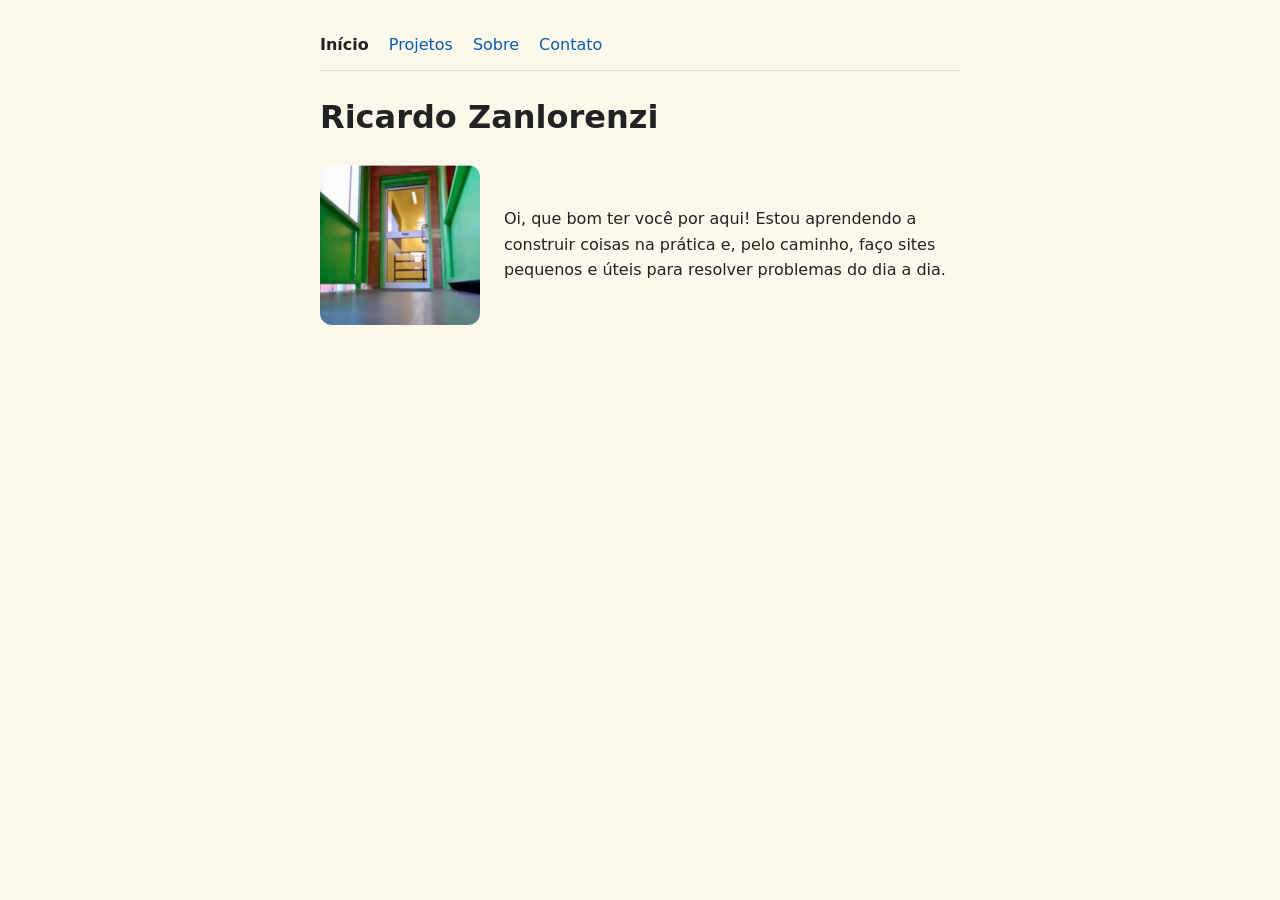
<file: index.html>
<!DOCTYPE html>
<html lang="pt-BR">
<head>
  <meta charset="UTF-8">
  <meta name="viewport" content="width=device-width, initial-scale=1.0">
  <title>Início — Ricardo Zanlorenzi</title>
  <link rel="stylesheet" href="style.css">
  <style>
    /* Estilos usados só nesta página: foto ao lado da apresentação */
    .apresentacao {
      display: flex;
      align-items: center;
      gap: 24px;
    }
    .apresentacao img {
      width: 160px;
      height: 160px;
      object-fit: cover; /* corta a foto num quadrado sem deformar */
      border-radius: 12px;
      flex-shrink: 0;
    }
    .apresentacao p {
      margin: 0;
    }
    /* Em telas estreitas (celular), a foto fica em cima do texto */
    @media (max-width: 480px) {
      .apresentacao {
        flex-direction: column;
        align-items: flex-start;
      }
    }
  </style>
</head>
<body>
  <nav class="menu">
    <a href="index.html" aria-current="page">Início</a>
    <a href="projects.html">Projetos</a>
    <a href="sobre.html">Sobre</a>
    <a href="contato.html">Contato</a>
  </nav>

  <h1>Ricardo Zanlorenzi</h1>
  <div class="apresentacao">
    <img src="photo.jpg" alt="Corredor com paredes verdes e uma porta de vidro ao fundo" width="160" height="160">
    <p>Oi, que bom ter você por aqui! Estou aprendendo a construir coisas na prática e, pelo caminho, faço sites pequenos e úteis para resolver problemas do dia a dia.</p>
  </div>
</body>
</html>
</file>
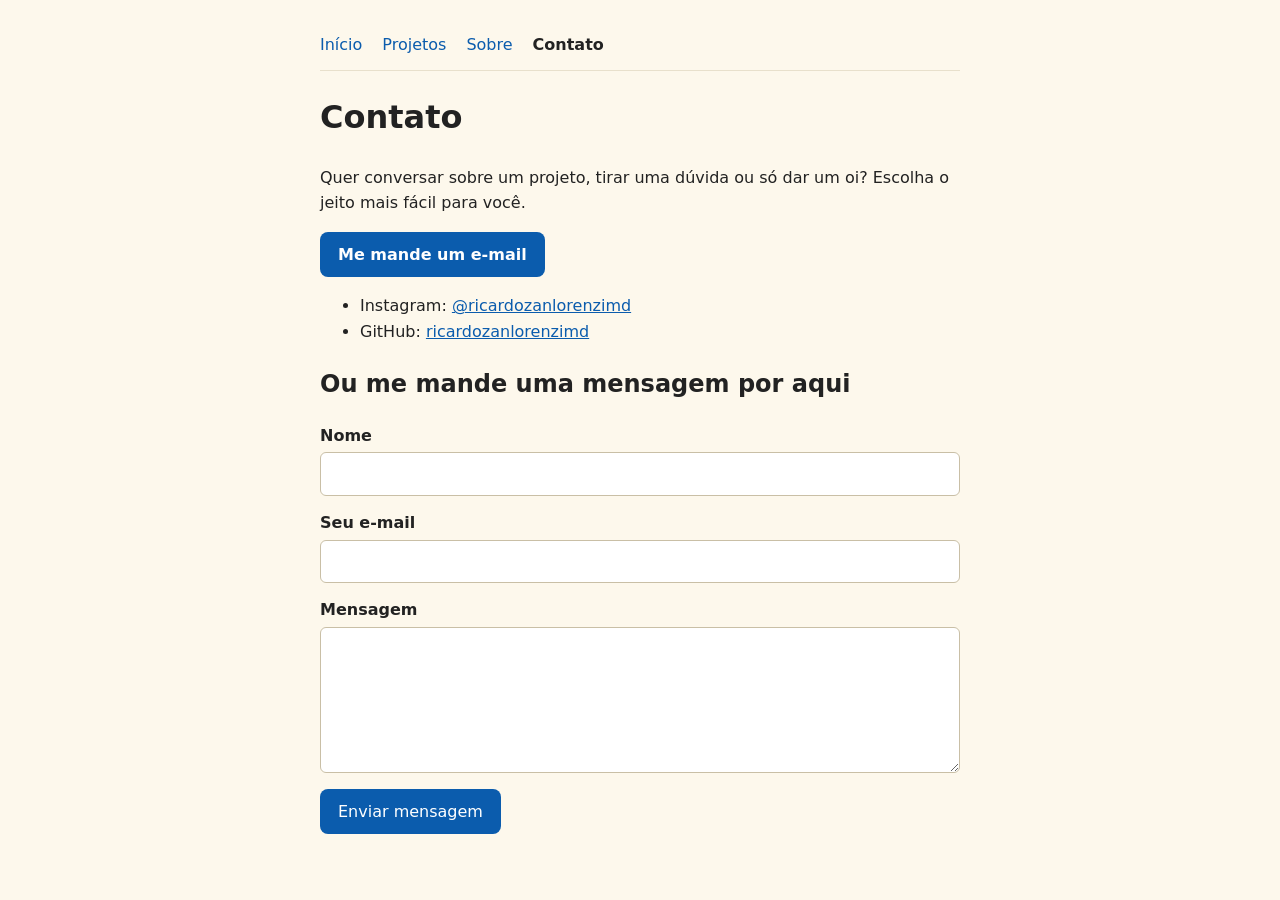
<file: contato.html>
<!DOCTYPE html>
<html lang="pt-BR">
<head>
  <meta charset="UTF-8">
  <meta name="viewport" content="width=device-width, initial-scale=1.0">
  <title>Contato — Ricardo Zanlorenzi</title>
  <link rel="stylesheet" href="style.css">
  <style>
    /* Estilos usados só nesta página: botão de e-mail */
    .botao-email {
      display: inline-block;
      padding: 10px 18px;
      border-radius: 8px;
      background: #0b5cad;
      color: #fff;
      text-decoration: none;
      font-weight: 600;
    }
    .botao-email:hover {
      background: #084a8c;
    }

    /* Formulário de contato */
    .formulario label {
      display: block;
      margin-top: 14px;
      font-weight: 600;
    }
    .formulario input,
    .formulario textarea {
      display: block;
      width: 100%;
      box-sizing: border-box; /* a largura inclui a borda, para não passar da tela */
      margin-top: 4px;
      padding: 8px 10px;
      border: 1px solid #c9bfa6;
      border-radius: 6px;
      font: inherit;
      background: #fff;
    }
    .formulario button {
      margin-top: 16px;
      border: none;
      font: inherit;
      cursor: pointer;
    }
  </style>
</head>
<body>
  <nav class="menu">
    <a href="index.html">Início</a>
    <a href="projects.html">Projetos</a>
    <a href="sobre.html">Sobre</a>
    <a href="contato.html" aria-current="page">Contato</a>
  </nav>

  <h1>Contato</h1>
  <p>Quer conversar sobre um projeto, tirar uma dúvida ou só dar um oi? Escolha o jeito mais fácil para você.</p>

  <!-- "mailto:" abre o programa de e-mail com uma mensagem nova para mim -->
  <p><a class="botao-email" href="mailto:ricardozanlorenzimd@gmail.com">Me mande um e-mail</a></p>

  <ul>
    <li>Instagram: <a href="https://www.instagram.com/ricardozanlorenzimd/">@ricardozanlorenzimd</a></li>
    <li>GitHub: <a href="https://github.com/ricardozanlorenzimd">ricardozanlorenzimd</a></li>
  </ul>

  <h2>Ou me mande uma mensagem por aqui</h2>
  <!-- O Formspree recebe o formulário e me encaminha por e-mail (formulário xoeeoooq em formspree.io) -->
  <form class="formulario" action="https://formspree.io/f/xoeeoooq" method="POST">
    <label for="nome">Nome</label>
    <input id="nome" name="nome" type="text" autocomplete="name" required>

    <label for="email">Seu e-mail</label>
    <input id="email" name="email" type="email" autocomplete="email" required>

    <label for="mensagem">Mensagem</label>
    <textarea id="mensagem" name="mensagem" rows="5" required></textarea>

    <!-- Assunto do e-mail que chega para mim -->
    <input type="hidden" name="_subject" value="Nova mensagem pelo site">

    <button class="botao-email" type="submit">Enviar mensagem</button>
  </form>
</body>
</html>
</file>
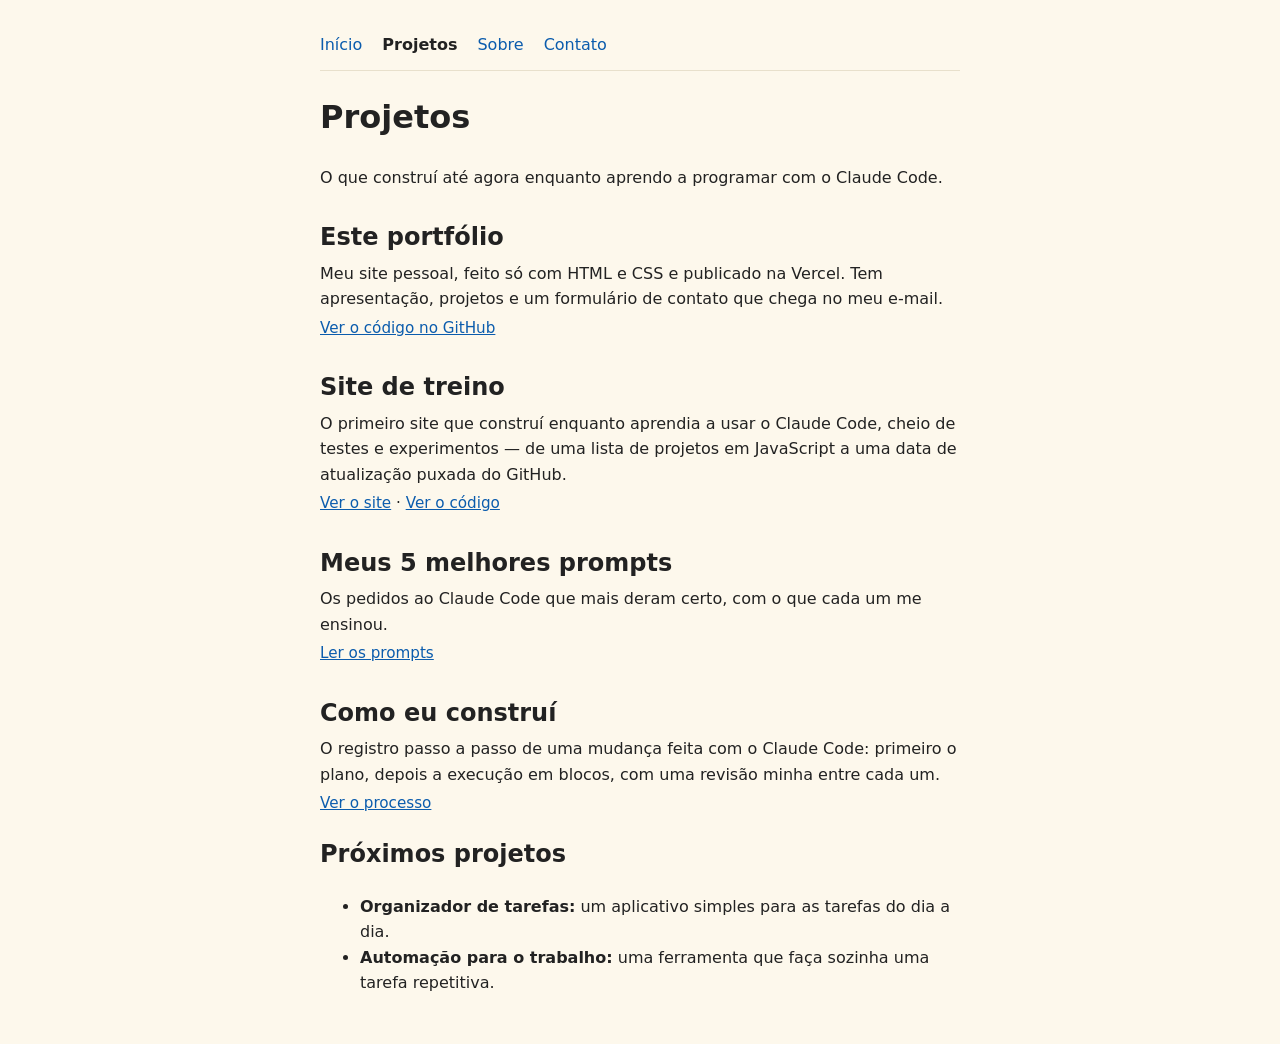
<file: projects.html>
<!DOCTYPE html>
<html lang="pt-BR">
<head>
  <meta charset="UTF-8">
  <meta name="viewport" content="width=device-width, initial-scale=1.0">
  <title>Projetos — Ricardo Zanlorenzi</title>
  <link rel="stylesheet" href="style.css">
  <style>
    /* Estilos usados só nesta página */
    .projeto {
      margin-top: 28px;
    }
    .projeto h2 {
      margin-bottom: 4px;
    }
    .projeto p {
      margin: 4px 0;
    }
    .links-projeto {
      font-size: 0.95rem;
    }
  </style>
</head>
<body>
  <nav class="menu">
    <a href="index.html">Início</a>
    <a href="projects.html" aria-current="page">Projetos</a>
    <a href="sobre.html">Sobre</a>
    <a href="contato.html">Contato</a>
  </nav>

  <h1>Projetos</h1>
  <p>O que construí até agora enquanto aprendo a programar com o Claude Code.</p>

  <div class="projeto">
    <h2>Este portfólio</h2>
    <p>Meu site pessoal, feito só com HTML e CSS e publicado na Vercel. Tem apresentação, projetos e um formulário de contato que chega no meu e-mail.</p>
    <p class="links-projeto"><a href="https://github.com/ricardozanlorenzimd/novo-projeto">Ver o código no GitHub</a></p>
  </div>

  <div class="projeto">
    <h2>Site de treino</h2>
    <p>O primeiro site que construí enquanto aprendia a usar o Claude Code, cheio de testes e experimentos — de uma lista de projetos em JavaScript a uma data de atualização puxada do GitHub.</p>
    <p class="links-projeto"><a href="https://minha-primeira-pagina-wine.vercel.app/">Ver o site</a> · <a href="https://github.com/ricardozanlorenzimd/minha-primeira-pagina">Ver o código</a></p>
  </div>

  <div class="projeto">
    <h2>Meus 5 melhores prompts</h2>
    <p>Os pedidos ao Claude Code que mais deram certo, com o que cada um me ensinou.</p>
    <p class="links-projeto"><a href="https://minha-primeira-pagina-wine.vercel.app/prompt.html">Ler os prompts</a></p>
  </div>

  <div class="projeto">
    <h2>Como eu construí</h2>
    <p>O registro passo a passo de uma mudança feita com o Claude Code: primeiro o plano, depois a execução em blocos, com uma revisão minha entre cada um.</p>
    <p class="links-projeto"><a href="https://minha-primeira-pagina-wine.vercel.app/processo.html">Ver o processo</a></p>
  </div>

  <h2>Próximos projetos</h2>
  <ul>
    <li><strong>Organizador de tarefas:</strong> um aplicativo simples para as tarefas do dia a dia.</li>
    <li><strong>Automação para o trabalho:</strong> uma ferramenta que faça sozinha uma tarefa repetitiva.</li>
  </ul>
</body>
</html>
</file>
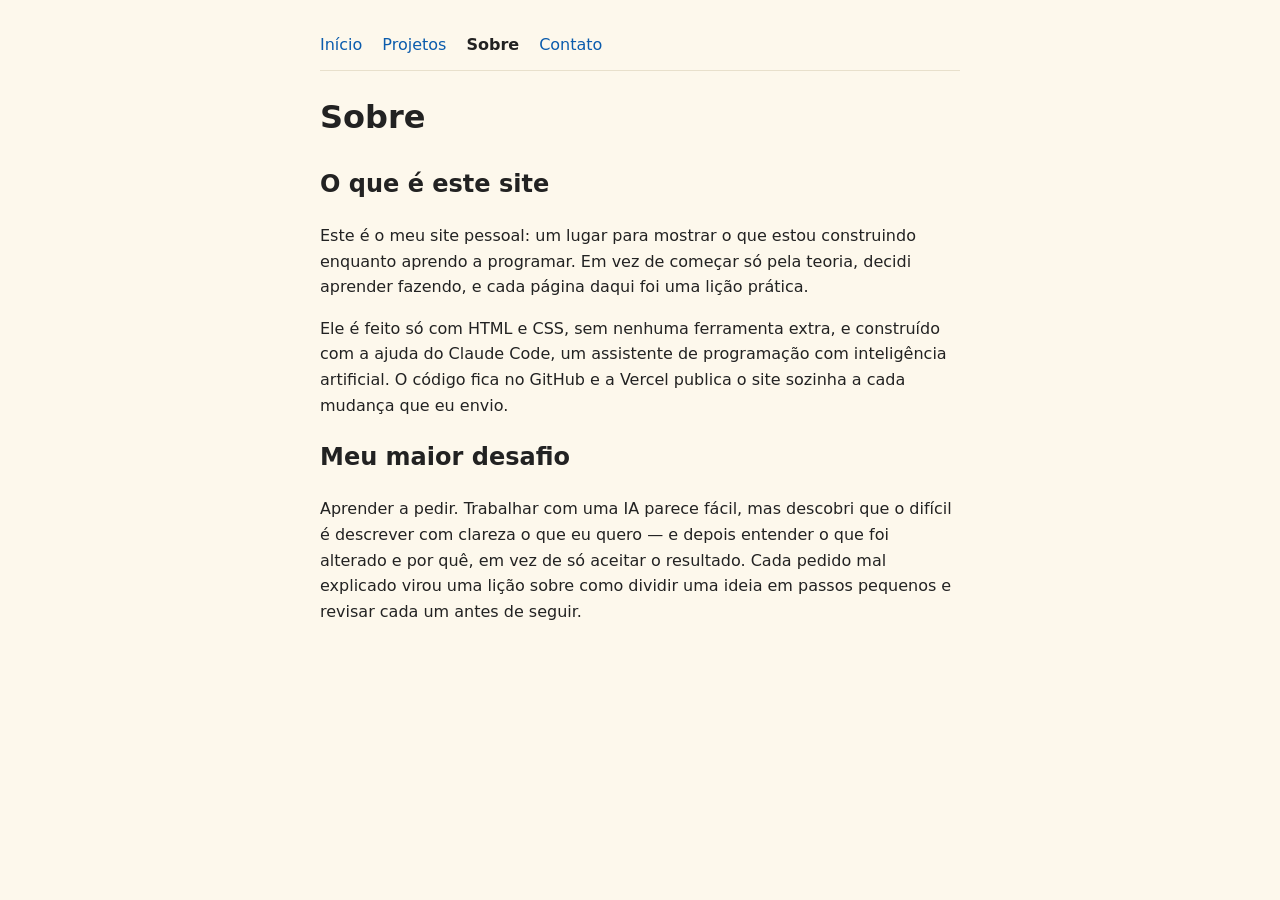
<file: sobre.html>
<!DOCTYPE html>
<html lang="pt-BR">
<head>
  <meta charset="UTF-8">
  <meta name="viewport" content="width=device-width, initial-scale=1.0">
  <title>Sobre — Ricardo Zanlorenzi</title>
  <link rel="stylesheet" href="style.css">
</head>
<body>
  <nav class="menu">
    <a href="index.html">Início</a>
    <a href="projects.html">Projetos</a>
    <a href="sobre.html" aria-current="page">Sobre</a>
    <a href="contato.html">Contato</a>
  </nav>

  <h1>Sobre</h1>

  <h2>O que é este site</h2>
  <p>Este é o meu site pessoal: um lugar para mostrar o que estou construindo enquanto aprendo a programar. Em vez de começar só pela teoria, decidi aprender fazendo, e cada página daqui foi uma lição prática.</p>
  <p>Ele é feito só com HTML e CSS, sem nenhuma ferramenta extra, e construído com a ajuda do Claude Code, um assistente de programação com inteligência artificial. O código fica no GitHub e a Vercel publica o site sozinha a cada mudança que eu envio.</p>

  <h2>Meu maior desafio</h2>
  <p>Aprender a pedir. Trabalhar com uma IA parece fácil, mas descobri que o difícil é descrever com clareza o que eu quero — e depois entender o que foi alterado e por quê, em vez de só aceitar o resultado. Cada pedido mal explicado virou uma lição sobre como dividir uma ideia em passos pequenos e revisar cada um antes de seguir.</p>
</body>
</html>
</file>
<file: style.css>
/* Estilos compartilhados pelas três páginas do site */

body {
  font-family: system-ui, -apple-system, sans-serif;
  max-width: 640px;
  margin: 0 auto;
  padding: 32px 16px;
  line-height: 1.6;
  color: #222;
  background: #fdf8ec;
}

a {
  color: #0b5cad;
}

/* Menu no topo de cada página */
.menu {
  display: flex;
  gap: 20px;
  padding-bottom: 12px;
  border-bottom: 1px solid #e8e0cc;
}

.menu a {
  text-decoration: none;
}

/* A página em que você está aparece em negrito */
.menu a[aria-current="page"] {
  font-weight: 600;
  color: #222;
}
</file>
